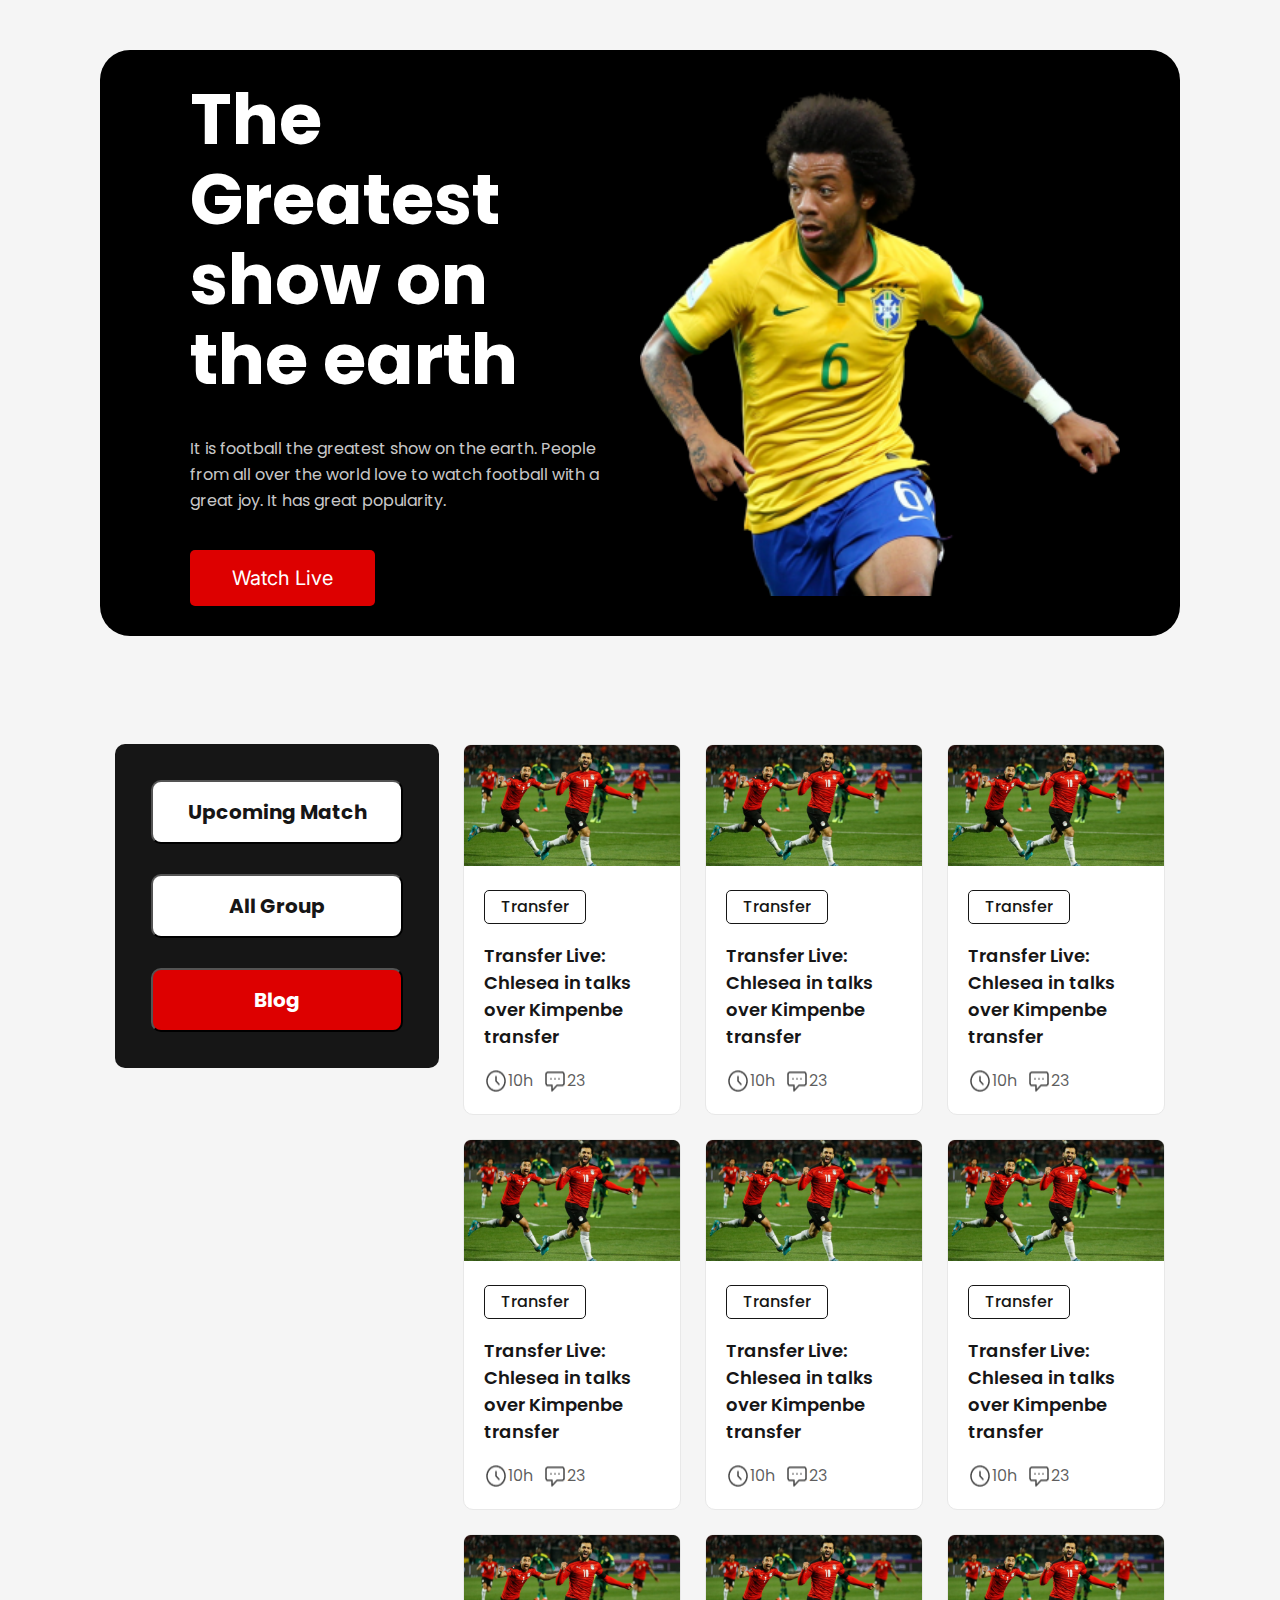
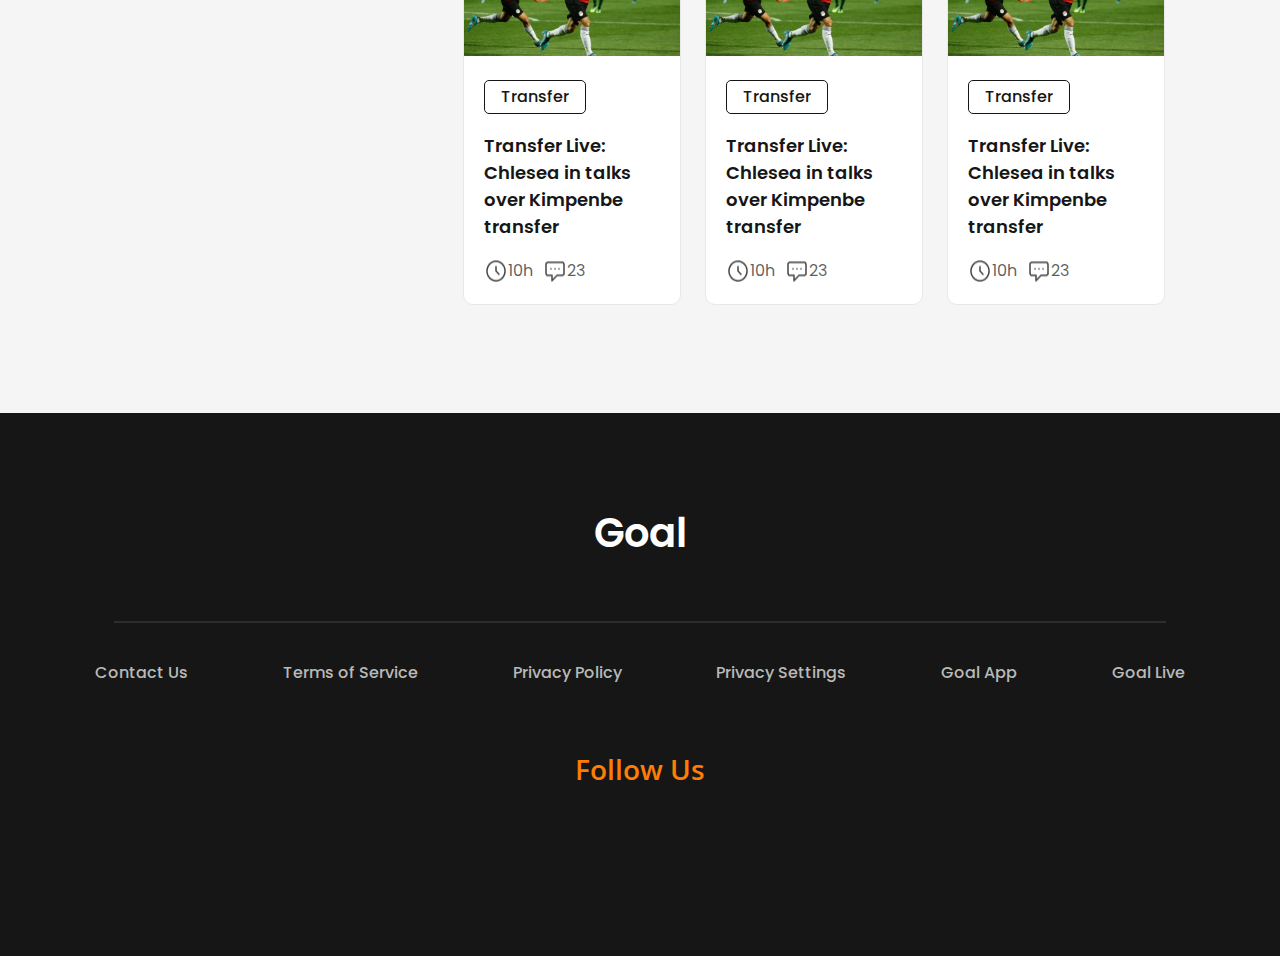
<file: index.html>
<!DOCTYPE html>
<html lang="en">

<head>
    <meta charset="UTF-8">
    <meta http-equiv="X-UA-Compatible" content="IE=edge">
    <meta name="viewport" content="width=device-width, initial-scale=1.0">
    <link rel="preconnect" href="https://fonts.googleapis.com">
    <link rel="preconnect" href="https://fonts.gstatic.com" crossorigin>
    <link
        href="https://fonts.googleapis.com/css2?family=Inter&family=Lobster&family=Open+Sans:ital@0;1&family=Poppins:ital@0;1&family=Roboto:ital@0;1&display=swap"
        rel="stylesheet">
    <link rel="stylesheet" href="https://cdnjs.cloudflare.com/ajax/libs/font-awesome/6.1.1/css/all.min.css"
        integrity="sha512-KfkfwYDsLkIlwQp6LFnl8zNdLGxu9YAA1QvwINks4PhcElQSvqcyVLLD9aMhXd13uQjoXtEKNosOWaZqXgel0g=="
        crossorigin="anonymous" referrerpolicy="no-referrer" />
    <link rel="stylesheet" href="blog.css">
    <title>Blogs</title>
</head>

<body>
    <!-- Heading Banner -->
    <header>
        <div class="header-container">
            <div class="heading">
                <h1 class="heading-title">The Greatest show on the earth</h1>
                <p class="heading-des">It is football the greatest show on the earth. People from all over the world
                    love to watch football with a great joy. It has great popularity.</p>
                <button class="watch-live-btn">Watch Live <i class="fa-solid fa-chevron-right"></i></button>
            </div>
            <div class="heading-img-container">
                <img class="banner-img" src="assets/Banner Image.png" alt="">
            </div>
        </div>
    </header>
    <main>
        <section class="details-container">
            <!-- Page Navigation -->
            <div class="catagory-container">
                <div class="catagory-box">
                    <div class="catagories">
                        <a class="catagory" href="upcoming.html"><button class="catagory-btn">Upcoming
                                Match</button></a>
                    </div>
                    <div class="catagories">
                        <a class="catagory" href="#"><button class="catagory-btn">All Group</button></a>
                    </div>
                    <div class="catagories">
                        <a class="catagory" href="index.html"><button id="active" class="catagory-btn">Blog</button></a>
                    </div>
                </div>
            </div>
            <!-- Blogs -->
            <div class="blog-container">
                <div class="blog">
                    <div class="blog-img-container"><img src="assets/Blog Image.png" alt="" class="blog-img"></div>
                    <div class="blog-details">
                        <button class="blog-live-btn">Transfer</button>
                        <p class="blog-des">Transfer Live: Chlesea in talks over Kimpenbe transfer</p>
                        <div class="icons">
                            <div class="icon">
                                <img src="assets/Time Icon.png" alt="">
                                <span class="icon-des">10h</span>
                            </div>
                            <div class="icon">
                                <img src="assets/Chat Icon.png" alt="">
                                <span class="icon-des">23</span>
                            </div>
                        </div>
                    </div>
                </div>
                <div class="blog">
                    <div class="blog-img-container"><img src="assets/Blog Image.png" alt="" class="blog-img"></div>
                    <div class="blog-details">
                        <button class="blog-live-btn">Transfer</button>
                        <p class="blog-des">Transfer Live: Chlesea in talks over Kimpenbe transfer</p>
                        <div class="icons">
                            <div class="icon">
                                <img src="assets/Time Icon.png" alt="">
                                <span class="icon-des">10h</span>
                            </div>
                            <div class="icon">
                                <img src="assets/Chat Icon.png" alt="">
                                <span class="icon-des">23</span>
                            </div>
                        </div>
                    </div>
                </div>
                <div class="blog">
                    <div class="blog-img-container"><img src="assets/Blog Image.png" alt="" class="blog-img"></div>
                    <div class="blog-details">
                        <button class="blog-live-btn">Transfer</button>
                        <p class="blog-des">Transfer Live: Chlesea in talks over Kimpenbe transfer</p>
                        <div class="icons">
                            <div class="icon">
                                <img src="assets/Time Icon.png" alt="">
                                <span class="icon-des">10h</span>
                            </div>
                            <div class="icon">
                                <img src="assets/Chat Icon.png" alt="">
                                <span class="icon-des">23</span>
                            </div>
                        </div>
                    </div>
                </div>
                <div class="blog">
                    <div class="blog-img-container"><img src="assets/Blog Image.png" alt="" class="blog-img"></div>
                    <div class="blog-details">
                        <button class="blog-live-btn">Transfer</button>
                        <p class="blog-des">Transfer Live: Chlesea in talks over Kimpenbe transfer</p>
                        <div class="icons">
                            <div class="icon">
                                <img src="assets/Time Icon.png" alt="">
                                <span class="icon-des">10h</span>
                            </div>
                            <div class="icon">
                                <img src="assets/Chat Icon.png" alt="">
                                <span class="icon-des">23</span>
                            </div>
                        </div>
                    </div>
                </div>
                <div class="blog">
                    <div class="blog-img-container"><img src="assets/Blog Image.png" alt="" class="blog-img"></div>
                    <div class="blog-details">
                        <button class="blog-live-btn">Transfer</button>
                        <p class="blog-des">Transfer Live: Chlesea in talks over Kimpenbe transfer</p>
                        <div class="icons">
                            <div class="icon">
                                <img src="assets/Time Icon.png" alt="">
                                <span class="icon-des">10h</span>
                            </div>
                            <div class="icon">
                                <img src="assets/Chat Icon.png" alt="">
                                <span class="icon-des">23</span>
                            </div>
                        </div>
                    </div>
                </div>
                <div class="blog">
                    <div class="blog-img-container"><img src="assets/Blog Image.png" alt="" class="blog-img"></div>
                    <div class="blog-details">
                        <button class="blog-live-btn">Transfer</button>
                        <p class="blog-des">Transfer Live: Chlesea in talks over Kimpenbe transfer</p>
                        <div class="icons">
                            <div class="icon">
                                <img src="assets/Time Icon.png" alt="">
                                <span class="icon-des">10h</span>
                            </div>
                            <div class="icon">
                                <img src="assets/Chat Icon.png" alt="">
                                <span class="icon-des">23</span>
                            </div>
                        </div>
                    </div>
                </div>
                <div class="blog hide-blog">
                    <div class="blog-img-container"><img src="assets/Blog Image.png" alt="" class="blog-img"></div>
                    <div class="blog-details">
                        <button class="blog-live-btn">Transfer</button>
                        <p class="blog-des">Transfer Live: Chlesea in talks over Kimpenbe transfer</p>
                        <div class="icons">
                            <div class="icon">
                                <img src="assets/Time Icon.png" alt="">
                                <span class="icon-des">10h</span>
                            </div>
                            <div class="icon">
                                <img src="assets/Chat Icon.png" alt="">
                                <span class="icon-des">23</span>
                            </div>
                        </div>
                    </div>
                </div>
                <div class="blog hide-blog">
                    <div class="blog-img-container"><img src="assets/Blog Image.png" alt="" class="blog-img"></div>
                    <div class="blog-details">
                        <button class="blog-live-btn">Transfer</button>
                        <p class="blog-des">Transfer Live: Chlesea in talks over Kimpenbe transfer</p>
                        <div class="icons">
                            <div class="icon">
                                <img src="assets/Time Icon.png" alt="">
                                <span class="icon-des">10h</span>
                            </div>
                            <div class="icon">
                                <img src="assets/Chat Icon.png" alt="">
                                <span class="icon-des">23</span>
                            </div>
                        </div>
                    </div>
                </div>
                <div class="blog hide-blog">
                    <div class="blog-img-container"><img src="assets/Blog Image.png" alt="" class="blog-img"></div>
                    <div class="blog-details">
                        <button class="blog-live-btn">Transfer</button>
                        <p class="blog-des">Transfer Live: Chlesea in talks over Kimpenbe transfer</p>
                        <div class="icons">
                            <div class="icon">
                                <img src="assets/Time Icon.png" alt="">
                                <span class="icon-des">10h</span>
                            </div>
                            <div class="icon">
                                <img src="assets/Chat Icon.png" alt="">
                                <span class="icon-des">23</span>
                            </div>
                        </div>
                    </div>
                </div>
            </div>
            <div class="view-all">
                <button class="watch-live-btn">View All</button>
            </div>
        </section>
    </main>
    <!-- Footer Part -->
    <footer class="footer">
        <div class="goal">
            <h2 class="goal-txt">Goal</h2>
        </div>
        <hr class="line">
        <div class="details-box">
            <span>Contact Us</span>
            <span>Terms of Service</span>
            <span>Privacy Policy</span>
            <span>Privacy Settings</span>
            <span>Goal App</span>
            <span>Goal Live</span>
        </div>
        <div class="following">
            <div>
                <h3 class="follow-txt">Follow Us</h3>
            </div>
            <!-- Extra Icons Link -->
            <div class="sites">
                <a href="https://www.facebook.com/" target="_blank"><i class="fa-brands fa-facebook"></i></a>
                <a href="https://www.instagram.com/" target="_blank"><i class="fa-brands fa-instagram-square"></i></a>
                <a href="https://twitter.com/" target="_blank"><i class="fa-brands fa-twitter"></i></a>
            </div>
        </div>
    </footer>
</body>

</html>
</file>
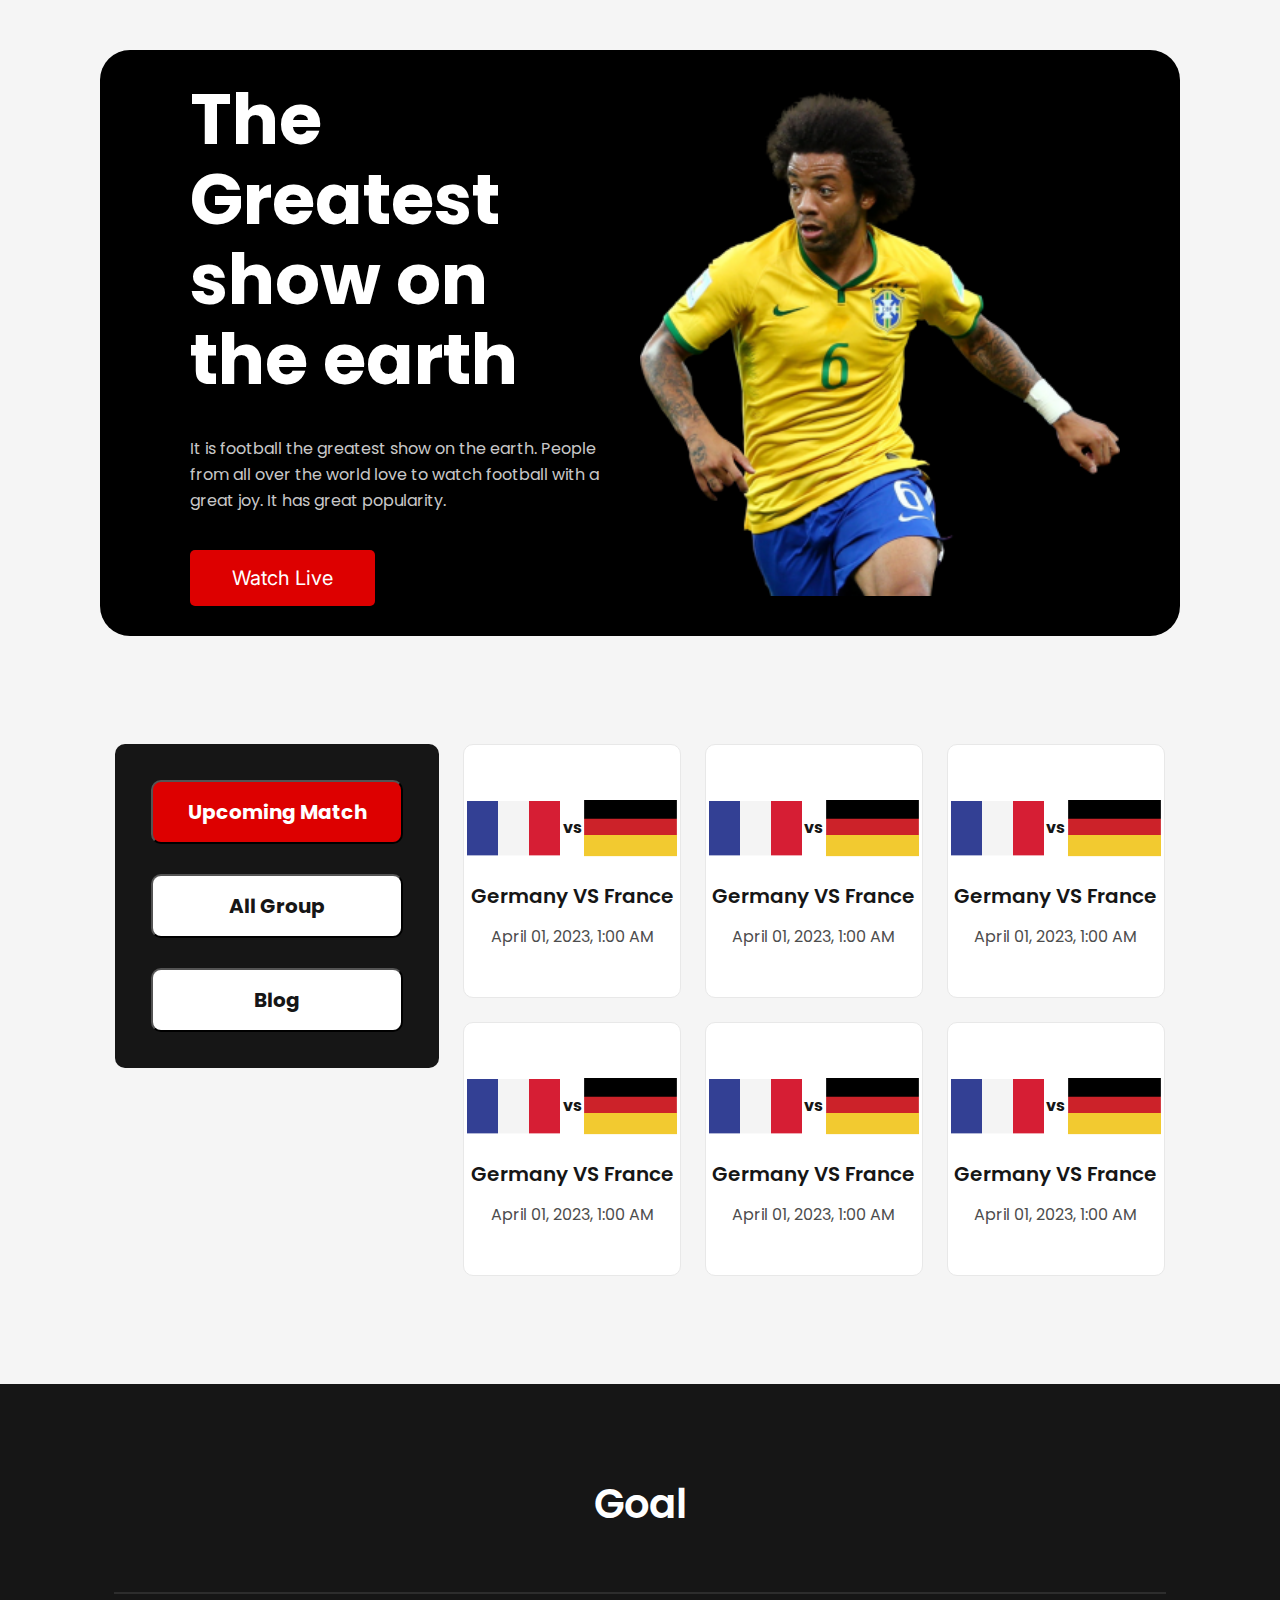
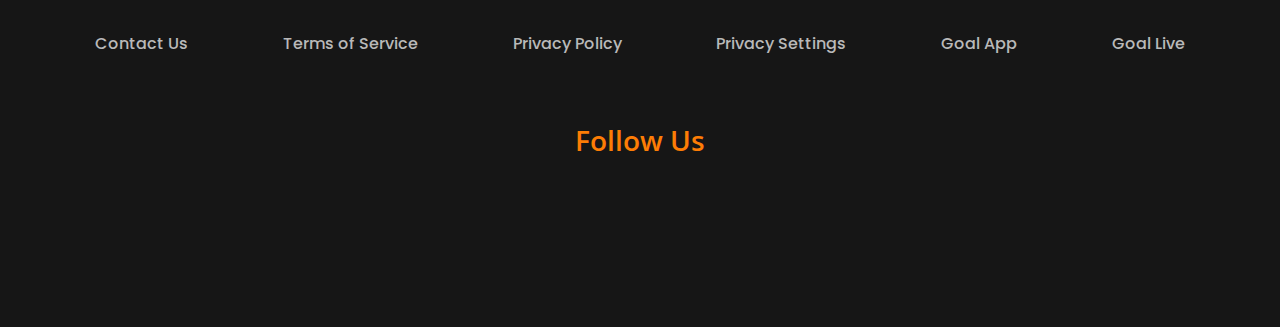
<file: upcoming.html>
<!DOCTYPE html>
<html lang="en">

<head>
    <meta charset="UTF-8">
    <meta http-equiv="X-UA-Compatible" content="IE=edge">
    <meta name="viewport" content="width=device-width, initial-scale=1.0">
    <link rel="preconnect" href="https://fonts.googleapis.com">
    <link rel="preconnect" href="https://fonts.gstatic.com" crossorigin>
    <link
        href="https://fonts.googleapis.com/css2?family=Inter&family=Lobster&family=Open+Sans:ital@0;1&family=Poppins:ital@0;1&family=Roboto:ital@0;1&display=swap"
        rel="stylesheet">
    <link rel="stylesheet" href="https://cdnjs.cloudflare.com/ajax/libs/font-awesome/6.1.1/css/all.min.css"
        integrity="sha512-KfkfwYDsLkIlwQp6LFnl8zNdLGxu9YAA1QvwINks4PhcElQSvqcyVLLD9aMhXd13uQjoXtEKNosOWaZqXgel0g=="
        crossorigin="anonymous" referrerpolicy="no-referrer" />
    <link rel="stylesheet" href="upcoming.css">
    <title>Upcoming Matches</title>
</head>

<body>
    <header>
        <!-- Heading Banner -->
        <div class="header-container">
            <div class="heading">
                <h1 class="heading-title">The Greatest show on the earth</h1>
                <p class="heading-des">It is football the greatest show on the earth. People from all over the world
                    love to watch football
                    with a great joy. It has great popularity.</p>
                <button class="watch-live-btn">Watch Live <i class="fa-solid fa-chevron-right"></i></button>
            </div>
            <div class="heading-img-container">
                <img class="banner-img" src="assets/Banner Image.png" alt="">
            </div>
        </div>
    </header>
    <main>
        <section class="details-container">
            <!-- Page Navigation -->
            <div class="catagory-container">
                <div class="catagory-box">
                    <div class="catagories">
                        <a class="catagory" href="upcoming.html"><button class="catagory-btn" id="active">Upcoming
                                Match</button></a>
                    </div>
                    <div class="catagories">
                        <a class="catagory" href="#"><button class="catagory-btn">All Group</button></a>
                    </div>
                    <div class="catagories">
                        <a class="catagory" href="index.html"><button class="catagory-btn">Blog</button></a>
                    </div>
                </div>
            </div>
            <!-- Matches -->
            <div class="match-container">
                <div class="match-details">
                    <div class="countries">
                        <img src="assets/Flag.png" alt="">
                        <span class="vs">vs</span>
                        <img src="assets/germany.png" alt="">
                    </div>
                    <div class="match-des">
                        <h4 class="match-title">Germany VS France</h4>
                        <p class="match-time">April 01, 2023, 1:00 AM</p>
                    </div>
                </div>
                <div class="match-details">
                    <div class="countries">
                        <img src="assets/Flag.png" alt="">
                        <span class="vs">vs</span>
                        <img src="assets/germany.png" alt="">
                    </div>
                    <div class="match-des">
                        <h4 class="match-title">Germany VS France</h4>
                        <p class="match-time">April 01, 2023, 1:00 AM</p>
                    </div>
                </div>
                <div class="match-details">
                    <div class="countries">
                        <img src="assets/Flag.png" alt="">
                        <span class="vs">vs</span>
                        <img src="assets/germany.png" alt="">
                    </div>
                    <div class="match-des">
                        <h4 class="match-title">Germany VS France</h4>
                        <p class="match-time">April 01, 2023, 1:00 AM</p>
                    </div>
                </div>
                <div class="match-details">
                    <div class="countries">
                        <img src="assets/Flag.png" alt="">
                        <span class="vs">vs</span>
                        <img src="assets/germany.png" alt="">
                    </div>
                    <div class="match-des">
                        <h4 class="match-title">Germany VS France</h4>
                        <p class="match-time">April 01, 2023, 1:00 AM</p>
                    </div>
                </div>
                <div class="match-details">
                    <div class="countries">
                        <img src="assets/Flag.png" alt="">
                        <span class="vs">vs</span>
                        <img src="assets/germany.png" alt="">
                    </div>
                    <div class="match-des">
                        <h4 class="match-title">Germany VS France</h4>
                        <p class="match-time">April 01, 2023, 1:00 AM</p>
                    </div>
                </div>
                <div class="match-details">
                    <div class="countries">
                        <img src="assets/Flag.png" alt="">
                        <span class="vs">vs</span>
                        <img src="assets/germany.png" alt="">
                    </div>
                    <div class="match-des">
                        <h4 class="match-title">Germany VS France</h4>
                        <p class="match-time">April 01, 2023, 1:00 AM</p>
                    </div>
                </div>
            </div>
        </section>
    </main>
    <!-- Footer Part -->
    <footer class="footer">
        <div class="goal">
            <h2 class="goal-txt">Goal</h2>
        </div>
        <hr class="line">
        <div class="details-box">
            <span>Contact Us</span>
            <span>Terms of Service</span>
            <span>Privacy Policy</span>
            <span>Privacy Settings</span>
            <span>Goal App</span>
            <span>Goal Live</span>
        </div>
        <div class="following">
            <div>
                <h3 class="follow-txt">Follow Us</h3>
            </div>
            <!-- Extra Icons -->
            <div class="sites">
                <a href="https://www.facebook.com/" target="_blank"><i class="fa-brands fa-facebook"></i></a>
                <a href="https://www.instagram.com/" target="_blank"><i class="fa-brands fa-instagram-square"></i></a>
                <a href="https://twitter.com/" target="_blank"><i class="fa-brands fa-twitter"></i></a>
            </div>
        </div>
    </footer>
</body>

</html>
</file>
<file: blog.css>
body {
    margin: 0;
    padding: 0;
    background-color: whitesmoke;
}

/* animation */

.header-container:hover .banner-img {
    transform: scale(1.2);
}

#active {
    color: white;
    background-color: #DD0000;
}

.header-container {
    width: 75%;
    height: 80%;
    margin: 50px auto;
    display: grid;
    grid-template-columns: repeat(2, 1fr);
    background-color: black;
    justify-content: center;
    align-items: center;
    color: white;
    border-radius: 30px;
    padding: 0 60px;
}

.heading {
    max-width: 100%;
    padding: 30px;
}

.heading-title {
    font-family: "Poppins";
    font-style: normal;
    font-weight: 700;
    font-size: 70px;
    line-height: 80px;
    margin: 0px;
}

.heading-des {
    font-family: "Poppins";
    font-style: normal;
    font-weight: 400;
    line-height: 26px;
    margin: 36px 0px;
    color: rgba(255, 255, 255, 0.8);
}

.watch-live-btn {
    width: 185px;
    height: 56px;
    background-color: #DD0000;
    border-radius: 5px;
    padding: 16px 28px;
    font-family: "Inter";
    font-style: normal;
    font-weight: 400;
    font-size: 20px;
    line-height: 23px;
    color: white;
    text-align: center;
    border: 0;
}

.heading-img-container {
    display: flex;
    justify-content: center;
    align-items: center;
}

.banner-img {
    width: 100%;
    max-height: 100%;
    transition: transform 0.6s ease-in-out 0.1s;
}

.details-container {
    width: 82%;
    margin: 108px auto;
    display: grid;
    grid-template-columns: 324px 1fr;
    gap: 24px
}

.catagory-container {
    width: 324px;
    height: 324px;
    background: #161616;
    border-radius: 10px;
}

.catagory-box {
    display: grid;
    grid-template-rows: repeat(3, 1fr);
    gap: 30px;
    justify-content: center;
    align-items: center;
    width: 252px;
    height: 252px;
    margin: 36px auto;
}

.catagories {
    display: flex;
    justify-content: center;
    align-items: center;
}

.catagory {
    text-decoration: none;
}

.catagory-btn {
    width: 252px;
    height: 64px;
    background-color: #FFFFFF;
    border-radius: 10px;
    font-family: 'Poppins';
    font-style: normal;
    font-weight: 700;
    font-size: 20px;
    line-height: 30px;
    color: #161616;
    cursor: pointer;
}

.blog-container {
    display: grid;
    grid-template-columns: repeat(3, 1fr);
    gap: 24px;
}

.blog {
    border: 1px solid #E8E8E8;
    border-radius: 10px;
    background-color: white;
}

.blog-img {
    width: 100%;
}

.blog-details {
    padding: 20px;
}

.blog-live-btn {
    font-family: 'Poppins';
    font-style: normal;
    font-weight: 500;
    font-size: 16px;
    line-height: 24px;
    color: #161616;
    box-sizing: border-box;
    border: 1px solid #161616;
    border-radius: 5px;
    background-color: white;
    padding: 4px 16px;
}

.blog-des {
    font-family: 'Poppins';
    font-style: normal;
    font-weight: 600;
    font-size: 18px;
    line-height: 27px;
    color: #161616;
}

.icons {
    display: grid;
    grid-template-columns: 1fr 2fr;
}

.icon {
    display: flex;
}

.icon-des {
    font-family: 'Poppins';
    font-style: normal;
    font-weight: 400;
    font-size: 16px;
    line-height: 26px;
    color: rgba(22, 22, 22, 0.7);
}

.view-all {
    display: none;
}

.footer {
    background-color: #161616;
    color: white;
    width: 100%;
    margin: 0px;
}

.goal {
    padding: 50px 0;
}

.goal-txt {
    font-family: 'Poppins';
    font-style: normal;
    font-weight: 600;
    font-size: 40px;
    line-height: 60px;
    text-align: center;
    color: #FFFFFF;
    margin-top: 40px;
    margin-bottom: 0px;
}

.line {
    width: 82%;
    border: 1px solid rgba(255, 255, 255, 0.1);
}

.details-box {
    margin-top: 24px;
    display: flex;
    justify-content: space-evenly;
    font-family: 'Poppins';
    font-style: normal;
    font-weight: 500;
    font-size: 16px;
    line-height: 52px;
    font-feature-settings: 'liga' off;
    color: #B9B9B9;
}

.following {
    margin-top: 50px;
    padding-bottom: 80px;
    text-align: center;
}

.follow-txt {
    font-family: 'Open Sans';
    font-style: normal;
    font-weight: 600;
    font-size: 28px;
    line-height: 40px;
    text-align: center;
    color: #fd7d05;
    margin-bottom: 36px;
}

.fa-brands {
    text-decoration: none;
    font-size: 44px;
    color: whitesmoke;
    margin: 5px 15px;
}

/* mobile view  */

@media screen and (max-width: 576px) {
    header {
        display: flex;
        justify-content: center;
        margin-top: 15px;
    }

    .header-container {
        width: 90%;
        height: 88%;
        display: flex;
        flex-direction: column;
        margin: 0;
        padding: 0;
        align-items: center;
        justify-content: center;
    }

    .heading {
        display: flex;
        flex-direction: column;
        justify-content: center;
        align-items: center;
        margin-top: 18px;
    }

    .heading-title {
        font-size: 42px;
        line-height: 48px;
        text-align: center;
        padding: 0 15px;
    }

    .heading-des {
        font-size: 14px;
        line-height: 24px;
        text-align: center;
        color: rgba(255, 255, 255, 0.8);
    }

    .details-container {
        width: 90%;
        display: flex;
        flex-direction: column;
        align-items: center;
        justify-content: center;
        margin-top: 15px;
    }

    .catagory-container {
        background-color: white;
    }

    .catagory-btn {
        border: 2px solid #E8E8E8;
    }

    .blog-container {
        display: flex;
        flex-direction: column;
    }

    .details-box {
        flex-direction: column;
        justify-content: center;
        align-items: center;
    }
}

/* tablet view  */

@media screen and (min-width: 577px) and (max-width: 768px) {
    header {
        display: flex;
        justify-content: center;
        margin-top: 35px;
    }

    .header-container {
        width: 90%;
        height: 90%;
        margin: 0 auto;
        padding: 0;
    }

    .heading {
        display: flex;
        flex-direction: column;
        justify-content: center;
        margin-top: 18px;
    }

    .heading-title {
        font-size: 40px;
        line-height: 50px;
    }

    .heading-des {
        font-size: 14px;
        line-height: 24px;
        margin: 10px 0;
    }

    .details-container {
        width: 90%;
        display: flex;
        flex-direction: column;
        justify-content: center;
        align-items: center;
        margin: 0 auto;
    }

    .catagory-container {
        width: 100%;
        height: 144px;
        background-color: whitesmoke;
    }

    .catagory-box {
        width: 100%;
        height: 64px;
        display: flex;
        justify-content: space-around;
        align-items: center;
    }

    .catagory-btn {
        width: 200px;
        height: 64px;
    }

    .blog-container {
        display: grid;
        grid-template-columns: repeat(2, 1fr);
        width: 100%;
    }

    .hide-blog {
        display: none;
    }

    .view-all {
        display: block;
        margin-top: 20px;
        margin-bottom: 20px;
    }

    .footer {
        margin-top: 48px;
    }

    .details-box {
        width: 82%;
        display: flex;
        flex-wrap: wrap;
        justify-content: center;
        align-items: center;
        margin: 24px auto;
        gap: 32px;
    }

    .follow-txt {
        margin-top: 0;
    }
}
</file>
<file: upcoming.css>
body {
    margin: 0;
    padding: 0;
    background-color: whitesmoke;
}

/* animation */

.header-container:hover .banner-img {
    transform: scale(1.2);
}

#active {
    background-color: #DD0000;
    color: white;
}

.header-container {
    width: 75%;
    height: 80%;
    margin: 50px auto;
    display: grid;
    grid-template-columns: repeat(2, 1fr);
    background-color: black;
    justify-content: center;
    align-items: center;
    color: white;
    border-radius: 30px;
    padding: 0 60px;
}

.heading {
    max-width: 100%;
    padding: 30px;
}

.heading-title {
    font-family: "Poppins";
    font-style: normal;
    font-weight: 700;
    font-size: 70px;
    line-height: 80px;
    margin: 0px;
}

.heading-des {
    font-family: "Poppins";
    font-style: normal;
    font-weight: 400;
    line-height: 26px;
    margin: 36px 0px;
    color: rgba(255, 255, 255, 0.8);
}

.watch-live-btn {
    width: 185px;
    height: 56px;
    background-color: #DD0000;
    border-radius: 5px;
    padding: 16px 25px;
    font-family: "Inter";
    font-style: normal;
    font-weight: 400;
    font-size: 20px;
    line-height: 23px;
    color: white;
    text-align: center;
    border: 0;
}

.heading-img-container {
    display: flex;
    justify-content: center;
    align-items: center;
}

.banner-img {
    width: 100%;
    max-height: 100%;
    transition: transform 0.6s ease-in-out 0.1s;
}

.details-container {
    width: 82%;
    margin: 108px auto;
    display: grid;
    grid-template-columns: 324px 1fr;
    gap: 24px
}

.catagory-container {
    width: 324px;
    height: 324px;
    background: #161616;
    border-radius: 10px;
}

.catagory-box {
    display: grid;
    grid-template-rows: repeat(3, 1fr);
    gap: 30px;
    justify-content: center;
    align-items: center;
    width: 252px;
    height: 252px;
    margin: 36px auto;
}

.catagories {
    display: flex;
    justify-content: center;
    align-items: center;
}

.catagory {
    text-decoration: none;
}

.catagory-btn {
    width: 252px;
    height: 64px;
    background-color: #FFFFFF;
    border-radius: 10px;
    font-family: 'Poppins';
    font-style: normal;
    font-weight: 700;
    font-size: 20px;
    line-height: 30px;
    color: #161616;
    cursor: pointer;
}

.match-container {
    display: grid;
    grid-template-columns: repeat(3, 1fr);
    gap: 24px;
}

.match-details {
    display: grid;
    grid-template-rows: repeat(2, 1fr);
    gap: 20px;
    align-items: center;
    border: 1px solid #E8E8E8;
    border-radius: 10px;
    background-color: white;
}

.countries {
    display: flex;
    justify-content: space-evenly;
    align-items: center;
    margin-top: 50px;

}

.vs {
    font-family: 'Poppins';
    font-style: normal;
    font-weight: 700;
    font-size: 16px;
    line-height: 24px;
    text-align: center;
    color: #161616;
}

.match-title {
    font-family: 'Poppins';
    font-style: normal;
    font-weight: 600;
    font-size: 20px;
    line-height: 30px;
    text-align: center;
    color: #161616;
    margin: 0;
}

.match-time {
    font-family: 'Poppins';
    font-style: normal;
    font-weight: 400;
    font-size: 16px;
    line-height: 20px;
    text-align: center;
    color: #4D4D4D;
    margin-bottom: 50px;
}

.footer {
    background-color: #161616;
    color: white;
    width: 100%;
    margin: 0px;
}

.goal {
    padding: 50px 0;
}

.goal-txt {
    font-family: 'Poppins';
    font-style: normal;
    font-weight: 600;
    font-size: 40px;
    line-height: 60px;
    text-align: center;
    color: #FFFFFF;
    margin-top: 40px;
    margin-bottom: 0px;
}

.line {
    width: 82%;
    border: 1px solid rgba(255, 255, 255, 0.1);
}

.details-box {
    margin-top: 24px;
    display: flex;
    justify-content: space-evenly;
    font-family: 'Poppins';
    font-style: normal;
    font-weight: 500;
    font-size: 16px;
    line-height: 52px;
    font-feature-settings: 'liga' off;
    color: #B9B9B9;
}

.following {
    margin-top: 50px;
    padding-bottom: 80px;
    text-align: center;
}

.follow-txt {
    font-family: 'Open Sans';
    font-style: normal;
    font-weight: 600;
    font-size: 28px;
    line-height: 40px;
    text-align: center;
    color: #fd7d05;
    margin-bottom: 36px;
}

.fa-brands {
    text-decoration: none;
    font-size: 44px;
    color: whitesmoke;
    margin: 5px 15px;
}

/* mobile view */

@media screen and (max-width: 576px) {
    header {
        display: flex;
        justify-content: center;
        margin-top: 15px;
    }

    .header-container {
        width: 90%;
        height: 88%;
        display: flex;
        flex-direction: column;
        margin: 0;
        padding: 0;
        align-items: center;
        justify-content: center;
    }

    .heading {
        display: flex;
        flex-direction: column;
        justify-content: center;
        align-items: center;
        margin-top: 18px;
    }

    .heading-title {
        font-size: 42px;
        line-height: 48px;
        text-align: center;
        padding: 0 15px;
    }

    .heading-des {
        font-size: 14px;
        line-height: 24px;
        text-align: center;
        color: rgba(255, 255, 255, 0.8);
    }

    .details-container {
        width: 90%;
        display: flex;
        flex-direction: column;
        align-items: center;
        justify-content: center;
        margin-top: 15px;
    }

    .catagory-container {
        background-color: white;
    }

    .catagory-btn {
        border: 2px solid #E8E8E8;
    }

    .match-container {
        display: flex;
        flex-direction: column;
        width: 100%;
    }

    .vs {
        font-size: 28px;
    }

    .details-box {
        flex-direction: column;
        justify-content: center;
        align-items: center;
    }
}

/* tablet view */

@media screen and (min-width: 577px) and (max-width: 768px) {
    header {
        display: flex;
        justify-content: center;
        margin-top: 35px;
    }

    .header-container {
        width: 90%;
        height: 90%;
        margin: 0 auto;
        padding: 0;
    }

    .heading {
        display: flex;
        flex-direction: column;
        justify-content: center;
        margin-top: 18px;
    }

    .heading-title {
        font-size: 40px;
        line-height: 50px;
    }

    .heading-des {
        font-size: 14px;
        line-height: 24px;
        margin: 10px 0;
    }

    .details-container {
        width: 88%;
        display: flex;
        flex-direction: column;
        justify-content: center;
        align-items: center;
        margin: 0 auto;
    }

    .catagory-container {
        width: 100%;
        height: 144px;
        background-color: whitesmoke;
    }

    .catagory-box {
        width: 100%;
        height: 64px;
        display: flex;
        justify-content: space-around;
        align-items: center;
    }

    .catagory-btn {
        width: 200px;
        height: 64px;
    }

    .match-container {
        display: grid;
        grid-template-columns: repeat(2, 1fr);
        width: 100%;
    }

    .footer {
        margin-top: 48px;
    }

    .details-box {
        width: 82%;
        display: flex;
        flex-wrap: wrap;
        justify-content: center;
        align-items: center;
        margin: 24px auto;
        gap: 32px;
    }

    .follow-txt {
        margin-top: 0;
    }
}
</file>
